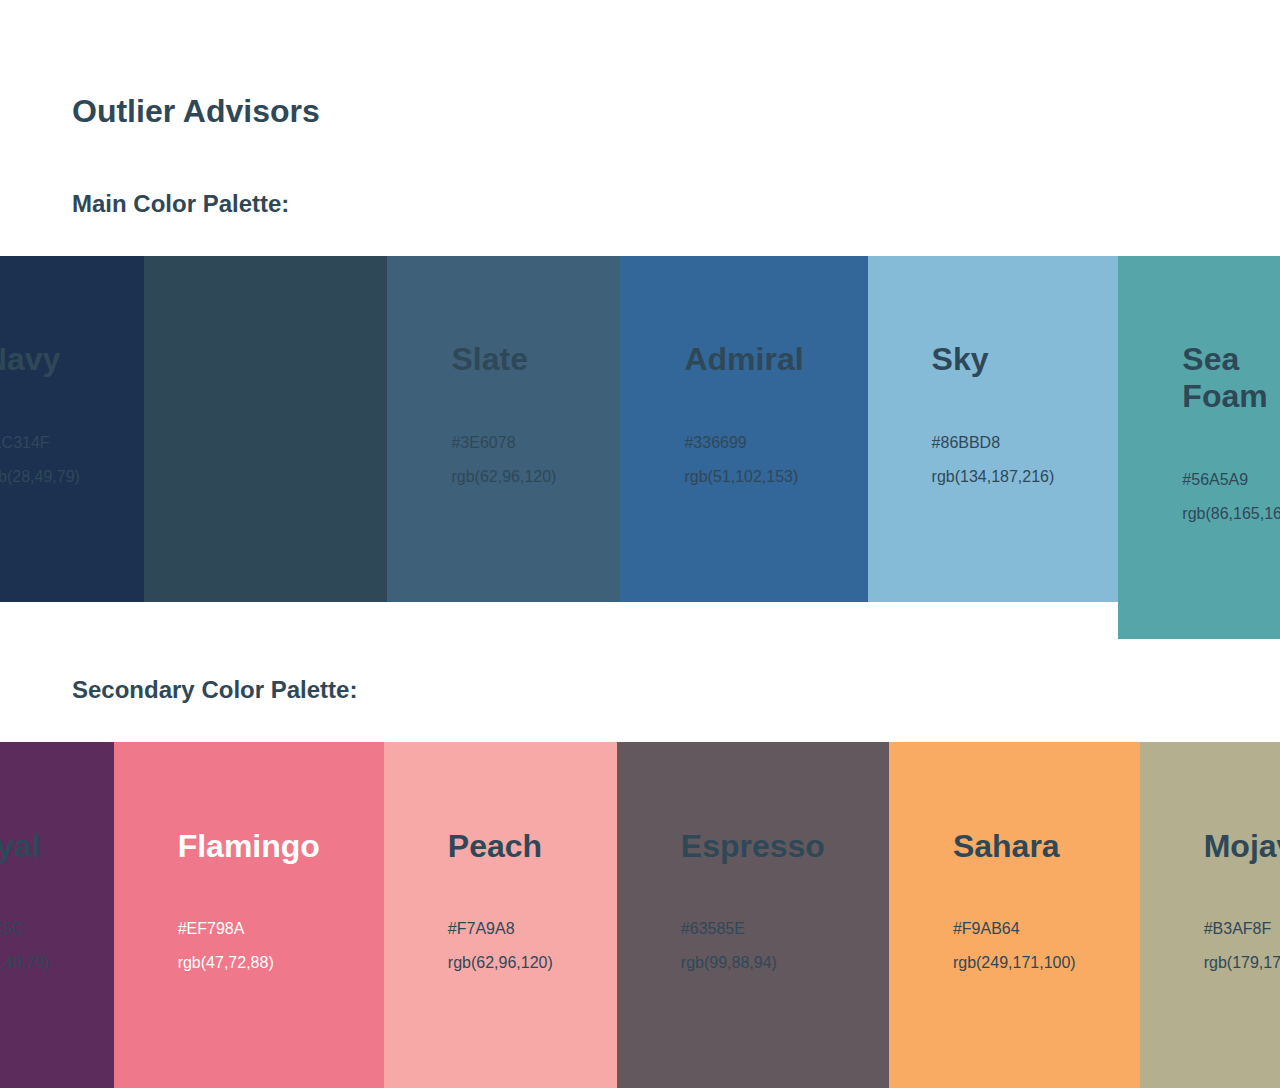
<file: OutlierAdvisors/colorpalette.html>
<!DOCTYPE html>
<html lang="en">
<head>
    <meta charset="UTF-8">
    <meta http-equiv="X-UA-Compatible" content="IE=edge">
    <meta name="viewport" content="width=device-width, initial-scale=1.0">
    <title>Document</title>
    <link rel="stylesheet" href="style.css">
    <style>
        .palette-container {
            gap: 0;
        }
    </style>
</head>
<body class="padding">
    <h1>Outlier Advisors</h1>
    <br>
    <h2>Main Color Palette:</h2>
    <br>
    <div class="palette-container even-columns">
        <div class="navy-blue palette-color padding">  
            <h1>Navy</h1>
            <br>
            <p>#1C314F</p>
            <p>rgb(28,49,79)</p>
            <br>
            <br>
        </div>
        <div class="aegean palette-color padding">  
            <h1>Aegean</h1>
            <br>
            <p>#2F4858</p>
            <p>rgb(47,72,88)</p>
            <br>
            <br>
        </div>
        <div class="slate palette-color padding">  
            <h1>Slate</h1>
            <br>
            <p>#3E6078</p>
            <p>rgb(62,96,120)</p>
            <br>
            <br>
        </div>
        <div class="admiral palette-color padding">  
            <h1>Admiral</h1>
            <br>
            <p>#336699</p>
            <p>rgb(51,102,153)</p>
            <br>
            <br>
        </div>
        <div class="sky palette-color padding">  
            <h1>Sky</h1>
            <br>
            <p>#86BBD8</p>
            <p>rgb(134,187,216)</p>
            <br>
            <br>
        </div>
        <div class="seafoam palette-color padding">  
            <h1>Sea Foam</h1>
            <br>
            <p>#56A5A9</p>
            <p>rgb(86,165,169)</p>
            <br>
            <br>
        </div>
    </div>
    <br>
    <h2>Secondary Color Palette:</h2>
    <br>
    <div class="palette-container even-columns">
        <div class="royal palette-color padding">  
            <h1>Royal</h1>
            <br>
            <p>#5C2C5C</p>
            <p>rgb(28,49,79)</p>
            <br>
            <br>
        </div>
        <div class="flamingo palette-color padding">  
            <h1>Flamingo</h1>
            <br>
            <p>#EF798A</p>
            <p>rgb(47,72,88)</p>
            <br>
            <br>
        </div>
        <div class="peach palette-color padding">  
            <h1>Peach</h1>
            <br>
            <p>#F7A9A8</p>
            <p>rgb(62,96,120)</p>
            <br>
            <br>
        </div>
        <div class="espresso palette-color padding">  
            <h1>Espresso</h1>
            <br>
            <p>#63585E</p>
            <p>rgb(99,88,94)</p>
            <br>
            <br>
        </div>
        <div class="sahara palette-color padding">  
            <h1>Sahara</h1>
            <br>
            <p>#F9AB64</p>
            <p>rgb(249,171,100)</p>
            <br>
            <br>
        </div>
        <div class="mojave palette-color padding">  
            <h1>Mojave</h1>
            <br>
            <p>#B3AF8F</p>
            <p>rgb(179,175,143)</p>
            <br>
            <br>
        </div>
    </div>




</body>
</html>
</file>
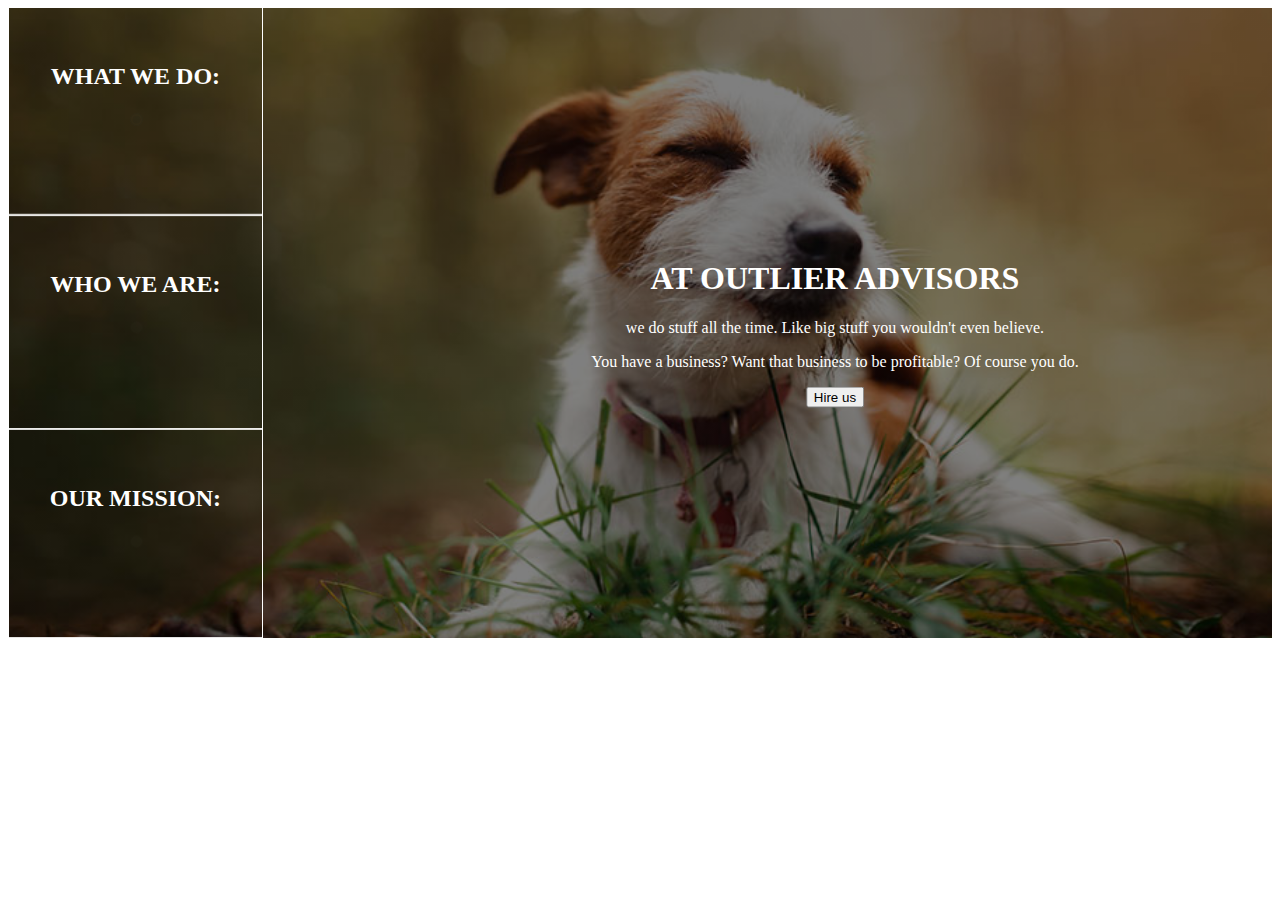
<file: OutlierAdvisors/playground.html>
<!DOCTYPE html>
<html lang="en">
<head>
    <meta charset="UTF-8">
    <meta http-equiv="X-UA-Compatible" content="IE=edge">
    <meta name="viewport" content="width=device-width, initial-scale=1.0">
    <title>Document</title>
    <style>
        body, html {
    height: 100%;
}

.hero-text {
  text-align: center;
  position: absolute;
  top: 50%;
  left: 50%;
  transform: translate(-10%, -50%);
  color: white;
}

.hero-option {
  text-align: center;
  position: absolute;
  transform: translate(0, -100%);
  color: white;
  border: white 1px solid;
  width: 20%;
  left: 0%;
}
.hero-option:hover {
  background-color: white;
  color: #2F4858;
}

.hero-option-top {
  top: 33%;
  height: 33%;
}
.hero-option-middle {
  top: 67%;
  height: 34%;
}
.hero-option-bottom {
  top: 100%;
  height: 33%;
}
        /* The hero image */
#projects {
  background-image: linear-gradient(rgba(0, 0, 0, 0.5), rgba(0, 0, 0, 0.5)), url(dog-banner.jpg);

  /* Set a specific height */
  height: 70% !important;

  /* Position and center the image to scale nicely on all screens */
  background-position: center !important;
  background-repeat: no-repeat !important;
  background-size: cover !important;
  position: relative !important;
}

/* Place text in the middle of the image */
.radio_tabs input[type="radio"] {
 opacity:0.011;
 z-index:100;
}
    </style>
    <script src="https://code.jquery.com/jquery-3.6.0.min.js"></script>
</head>
<body>

  <section id="projects">
    <div id="myRadioGroup">
      <div class="hero-options radio_tabs">
        <label class="hero-option hero-option-top radio_mark">
            <br><br>
            <h2>WHAT WE DO:</h2>
            <input type="radio" name="projects" checked="checked" value="1"/>
        </label>
        
        <label class="hero-option hero-option-middle radio_mark">
            <br><br>
            <h2>WHO WE ARE:</h2>
            <input type="radio" name="projects" value="2"/>
        </label>
        <label class="hero-option hero-option-bottom radio_mark">
            <br><br>
            <h2>OUR MISSION:</h2>
            <input type="radio" name="projects" value="3"/>
        </label>
      </div>

      <div id="Project1" class="desc hero-text">
          <h1>AT OUTLIER ADVISORS</h1>
          <p>we do stuff all the time. Like big stuff you wouldn't even believe.</p>
          <p>You have a business? Want that business to be profitable? Of course you do.</p>
          <button>Hire us</button>
      </div>
      <div id="Project2" class="desc hero-text" style="display: none;">
          <h1>AT OUTLIER ADVISORS</h1>
          <p>we are people.</p>
          <p>and also animals.</p>
          <button>Hire us</button>
      </div>
      <div id="Project3" class="desc hero-text" style="display: none;">
        <div>
          <h1>AT OUTLIER ADVISORS</h1>
          <p>our mission is secret.</p>
          <p>we are shadow.</p>
          <button>Hire us</button>
        </div>
          
      </div>
        
      </div>
      </div>
    </div>
  </section>

   
    
    




<script>



$(document).ready(function() {
    $("input[name$='projects']").click(function() {
        var test = $(this).val();

        $("div.desc").hide();
        $("#Project" + test).show();
        if ("#Project" + test == "#Project1") {
          $("#Project1").parent().parent().css({"background": "linear-gradient(rgba(0, 0, 0, 0.5), rgba(0, 0, 0, 0.5)), url(dog-banner.jpg)"});
        }
        if ("#Project" + test == "#Project2") {
          $("#Project2").parent().parent().css({"background": "linear-gradient(rgba(0, 0, 0, 0.5), rgba(0, 0, 0, 0.5)), url(babydash.jpg)"});
        }
        if ("#Project" + test == "#Project3") {
          $("#Project3").parent().parent().css({"background": "linear-gradient(rgba(0, 0, 0, 0.5), rgba(0, 0, 0, 0.5)), url(cocker-spaniel-puppy-kissing-little-red-kitten-web-header.jpg)"});
        }      
    });
});


</script>
<script>
  
  </script>

</body>
</html>
</file>
<file: OutlierAdvisors/style.css>
body, html {
        height: 100%;
      }

* {
    box-sizing: border-box;
  }
  .big-contain {
    margin: 3em;
  }
  .contain {
    margin: 2em;
  }
  
  .curved-corners {
    border-radius: 25px;
  }
  .circle {
    border-radius: 50%;
  }

  /* START color palette SECTION */

.navy-blue {
    background-color: #1C314F;
}
.aegean {
    background-color: #2F4858;
}
.slate {
    background-color: #3E6078;
}
.admiral {
    background-color: #336699;
}
.sky {
    background-color: #86BBD8;
}
.seafoam {
    background-color: #56A5A9;
}
.royal {
    background-color: #5C2C5C;
}
.flamingo {
    background-color: #EF798A;
    color: white;
}
.peach {
    background-color: #F7A9A8;
}
.espresso {
    background-color: #63585E;
}
.sahara {
    background-color: #F9AB64;
}
.mojave {
    background-color: #B3AF8F;
}
.white {
    background-color: white;
}

.white-font {
  color: white;
}
.slate-font {
  color: #2F4858;
}
.sky-font {
  color: #86BBD8;
}


  body {
    color: #2F4858;
    font-family: 'Roboto', sans-serif;
  }
  
  

  .v-small-padding {
    padding: 1em;
  }

  .small-padding {
    padding: 2em;
  }

  .padding {
    padding: 4em;
  }

  .v-small-padding-on-edges, .v-small-padding-on-edges img {
    padding: 0 1em;
}

.small-padding-on-edges, .small-padding-on-edges img {
    padding: 0 2em;
}

.padding-on-edges, .padding-on-edges img{
    padding: 0 4em;
}
.large-padding-on-edges, .large-padding-on-edges img{
    padding: 0 6em;
}

.v-small-padding-top-and-bottom {
  padding: 1em 0;
}

.small-padding-top-and-bottom {
  padding: 2em 0;
}

.padding-top-and-bottom {
  padding: 4em 0;
}

@media (min-width: 40em) {
  .split {
      display: flex;
      
  }
  .even-columns {
      display: flex;
      align-items: flex-start;
      gap: 1em;
      justify-content: center;
  }
  .hide-when-big {
      display: none;
  }
}

@media (max-width: 40em) {
  .hide-when-small {
      display: none;
  }
}

.even-columns > * {
  flex-basis: 100%;
}

.text-center {
  text-align: center;
}

.img-center img {
  display: block;
  margin: auto;
}

.seventyleft {
  flex: 1 1 70%;
}
.thirtyright {
  flex: 1 1 30%;
}

.thirtyleft {
  flex: 1 1 30%;
}
.seventyright {
  flex: 1 1 70%;
}
.fortyleft {
  flex: 1 1 40%;
}
.sixtyright {
  flex: 1 1 60%;
}

.fiftyfifty {
  flex: 1 1 50%;
}

.col-container {
  display: table; /* Make the container element behave like a table */
  width: 100%; /* Set full-width to expand the whole page */
}

.col {
  display: table-cell; /* Make elements inside the container behave like table cells */
}

/* If the browser window is smaller than 600px, make the columns stack on top of each other */
@media only screen and (max-width: 600px) {
  .col {
    display: block;
    width: 100%;
  }
}

.section-title {
  font-size: 3.5rem;
  margin-bottom: 0;
  text-decoration: underline;
}


  /* START navbar SECTION */

  .navbar {
    background-color: #3E6078;
  }

  .navbar a {
    color: white;
  }
  
  
  /* END navbar SECTION */

  /* START home SECTION */

  .example img {
    width: 100%;
    position: relative;
  }
  
  .example .overlay {
    position: absolute;
    top: 80px;
    right: 15px;
    font-weight: bold;
    text-align: right;
    font-size: 30px;
  }

  /* END home SECTION */

  /* START testimonials SECTION */

  #nda-company-list {
    padding-top: 10px;
  }

  .badge {
    opacity: .9;
  }
  .badge img {
    opacity: .7;
  }
  
  .testimonial-box {
    border: #3E6078 1px solid;
    padding: 2em;
    color: white;
    background-color: #3E6078;
    margin-bottom: 1em;
  }
  #personal-testimonials {
    gap: 5em;
  }
  
  /* END testimonials SECTION */

  /* START whats new SECTION */

  .blog-post {
    gap: 0;
  }

  .blog-option img {
    width: 100%;
    max-height: 12em;
  }

  .main-blog-img img {
    width: 100%;
  }

  .blog-words {
    background-color: white;
  }

  .blog-category {
    font-size: small;
    font-family:'Franklin Gothic Medium', 'Arial Narrow', Arial, sans-serif ;
    text-decoration: underline;
  }

  #whatsnew h1 {
    padding: 0.5em 0.5em 0 .5em;
    margin-bottom: 0;
  }

  .badge img {
    max-width: 75px;
    padding-bottom: 1em;
  }

  /* END whats new  SECTION */


  /* START meet the team SECTION */
  
  #meettheteam {
    
    padding-top: 1em;
    
    padding-bottom: 1em;
  }

  #meettheteam img {
    border-radius: 50%;
    border: white solid 2px;
  }

  .support-team img {
    max-height: 5em;
    max-width: 5em;
  }

  .team-focus img {
    max-width: 100%;
  }

  /* END meet the team SECTION */

  /* START footer SECTION */

  #footer, #footer p, #footer a {
    background-color: #336699;
    color: white;
    margin-bottom: 0;
  }

  #credits {
    font-size: xx-small;
  }

  /* END footer SECTION */

  /* START hero bar SECTION */

.hero-text {
text-align: center;
position: absolute;
top: 50%;
left: 50%;
transform: translate(-10%, -50%);
color: white;
}

.hero-text h1 {
  font-size: 4rem;
}

.hero-option {
text-align: center;
position: absolute;
transform: translate(0, -100%);
color: white;
width: 30%;
left: 0%;
border-right: white 3px solid;
}
.hero-option:hover {
  background-color: white;
  color: #2F4858;
}

.hero-option-top {
top: 33%;
height: 33%;
border-bottom: white 3px solid;
}
.hero-option-middle {
top: 67%;
height: 34%;
}
.hero-option-bottom {
top: 100%;
height: 33%;
border-top: white 3px solid;
}
      /* The hero image */
#projects {
background-image: linear-gradient(rgba(0, 0, 0, 0.5), rgba(0, 0, 0, 0.5)), url(babydashog.jpg);

/* Set a specific height */
height: 80% !important;

/* Position and center the image to scale nicely on all screens */
background-position: center !important;
background-repeat: no-repeat !important;
background-size: cover !important;
position: relative !important;
}

/* Place text in the middle of the image */
.radio_tabs input[type="radio"] {
opacity:0.011;
z-index:100;
}

  /* END hero bar SECTION */
</file>
